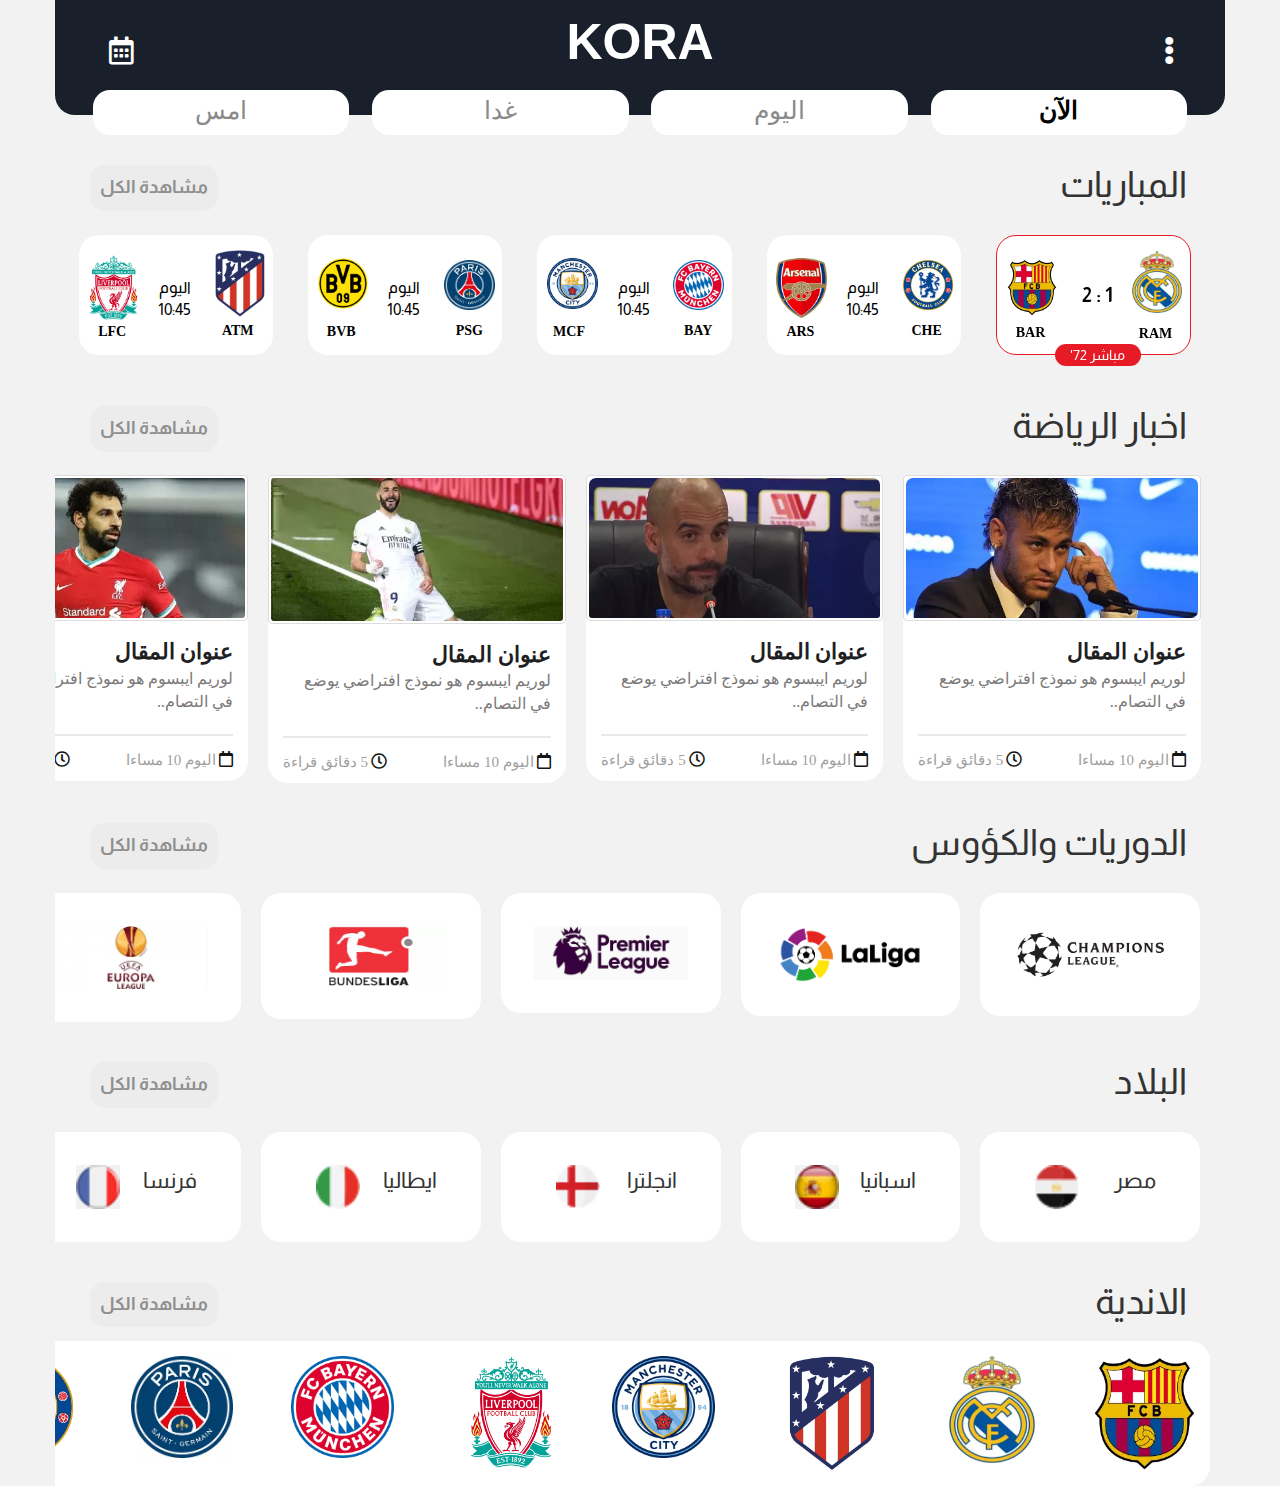
<file: index.html>
<!DOCTYPE html>
<html lang="ar" dir="ltr">
    <head>
        <meta charset="utf-8">
        <meta name="viewport" content="width=device-width, initial-scale=1.0">
        <title>Kora page</title>
        <link rel="stylesheet" href="css/all.min.css">
        <link rel="stylesheet" href="https://fonts.googleapis.com/css2?family=Almarai&display=swap">
        <link rel="stylesheet" href="https://fonts.googleapis.com/css2?family=Almarai:wght@400;700&display=swap">
        <link rel="stylesheet" href="css/bootstrap-rtl.min.css">
        <link rel="stylesheet" href="https://cdnjs.cloudflare.com/ajax/libs/OwlCarousel2/2.3.4/assets/owl.carousel.min.css">
        <link rel="stylesheet" href="css/bootstrap.css">
        <link rel="stylesheet" href="css/home.css?v=6">
        <link rel="icon" href="https://kora.com/templates/user/default/images/AppStoreIcon.ico">
    </head>
    <body>
        <!-- start header -->
        <section class="header">
            <div class="container special-container">
                    <h1 class="text-center">KORA</h1>
                    <div class="icon-left">
                        <i class="far fa-calendar-alt fa-2x fa-fw"></i>
                    </div>
                    <div class="icon-right">
                        <i class="fas fa-ellipsis-v fa-2x fa-fw"></i>
                    </div>
                    <div class="boxs">
                        <div class="box col-xs-3"> امس</div>
                        <div class="box col-xs-3">غدا</div>
                        <div class="box col-xs-3">اليوم</div>
                        <div class="box col-xs-3"><span class="active">الآن</span></div>
                    </div>
                    <div class="clearfix"></div>
            </div>
        </section>
        <!-- end header -->

        <!-- start section matches -->
        <section class="matches">
            <div class="container">
                <div class="row">
                    <div class="head head-special">
                        <h2> المباريات </h2>
                        <button>مشاهدة الكل</button>
                    </div>

                    <div class="slider owl-carousel">
                        <a href="html/Running-match.html">
                            <div class="main">
                                <div class="card card-height card-border">
                                    <div class="cont-img img-right img-rma">
                                        <img src="img/clubs/Real_Madrid.webp" alt="RAM">
                                    </div>
                                    <div class="abb abb-ram">RAM</div>
                                    
                                    <div class="spacial-one">1 : 2</div>
                                    <div class="cont-img img-left img-bar">
                                        <img src="img/clubs/Barca.webp" alt="BAR">
                                    </div>
                                    <div class="abb abb-bar">BAR</div>
                                </div>
                                <div class="live"> مباشر 72'</div>
                            </div>
                        </a>

                        <a href="html/Running-match.html">
                            <div class="main">
                                <div class="card card-height">
                                    <div class="cont-img img-right img-che">
                                        <img src="img/clubs/Chelsea.webp" alt="CHE">
                                    </div>
                                    <div class="abb abb-che">CHE</div>
                                    
                                    <div class="spacial-two"> اليوم <br> 10:45 </div>
                                    <div class="cont-img img-left img-arc">
                                        <img src="img/clubs/Arsenal.webp" alt="ARS">
                                    </div>
                                    <div class="abb abb-arc">ARS</div>
                                </div>
                            </div>
                        </a>

                        <a href="html/Running-match.html">
                            <div class="main">
                                <div class="card card-height">
                                    <div class="cont-img img-right img-che">
                                        <img src="img/clubs/Bayern.webp" alt="BAY">
                                    </div>
                                    <div class="abb abb-che">BAY</div>
                                    
                                    <div class="spacial-two"> اليوم <br> 10:45 </div>
                                    <div class="cont-img img-left img-arc">
                                        <img src="img/clubs/Manchester_City.webp" alt="MCF">
                                    </div>
                                    <div class="abb abb-arc">MCF</div>
                                </div>
                            </div>
                        </a>
                        
                        <a href="html/Running-match.html">
                            <div class="main">
                                <div class="card card-height">
                                    <div class="cont-img img-right img-che">
                                        <img src="img/clubs/Paris_san.webp" alt="PSG">
                                    </div>
                                    <div class="abb abb-che">PSG</div>
                                    
                                    <div class="spacial-two"> اليوم <br> 10:45 </div>
                                    <div class="cont-img img-left img-arc">
                                        <img src="img/clubs/Borussia_Dortmund.webp" alt="BVB">
                                    </div>
                                    <div class="abb abb-arc">BVB</div>
                                </div>
                            </div>
                        </a>
                        
                        <a href="html/Running-match.html">
                            <div class="main">
                                <div class="card card-height">
                                    <div class="cont-img img-right img-atm">
                                        <img src="img/clubs/Atletico_Madrid.webp" alt="ATM">
                                    </div>
                                    <div class="abb abb-che">ATM</div>
                                    
                                    <div class="spacial-two"> اليوم <br> 10:45 </div>
                                    <div class="cont-img img-left">
                                        <img src="img/clubs/Liverpool.webp" alt="LFC">
                                    </div>
                                    <div class="abb abb-arc">LFC</div>
                                </div>
                            </div>
                        </a>
                        
                    </div>
                </div>
            </div>
        </section>
        <!-- End section matches -->

        <!-- start section article -->
        <section class="article">
            <div class="container">
                <div class="row">
                    <div class="head">
                        <h2> اخبار الرياضة </h2>
                        <button>مشاهدة الكل</button>
                    </div>

                    <div class="slider1 owl-carousel">
                        <a href="html/news.html">
                            <div class="card ">
                                <div class="img thumbnail">
                                    <img src="img/news/new1.webp" alt="img1">
                                </div>
                                <div class="content">
                                    <div class="title">عنوان المقال</div>
                                    <p>لوريم ايبسوم هو نموذج افتراضي يوضع في التصام..</p>
                                    <hr>
                                    <div class="btnone">
                                        <i class="far fa-calendar"></i>
                                        <span> اليوم 10 مساءا </span>
                                    </div>
                                    <div class="btntwo">
                                        <i class="far fa-clock"></i>
                                        <span>  5 دقائق قراءة</span>
                                    </div>
                                </div>
                            </div>
                        </a>
                        
                        <a href="html/news.html">
                            <div class="card ">
                                <div class="img thumbnail">
                                    <img src="img/news/new2.webp" alt="img2">
                                </div>
                                <div class="content">
                                    <div class="title">عنوان المقال</div>
                                    <p>لوريم ايبسوم هو نموذج افتراضي يوضع في التصام..</p>
                                    <hr>
                                    <div class="btnone">
                                        <i class="far fa-calendar"></i>
                                        <span> اليوم 10 مساءا </span>
                                    </div>
                                    <div class="btntwo">
                                        <i class="far fa-clock"></i>
                                        <span>  5 دقائق قراءة</span>
                                    </div>
                                </div>
                            </div>
                        </a>

                        <a href="html/news.html">
                            <div class="card ">
                                <div class="img thumbnail">
                                    <img src="img/news/new3.webp" alt="img1">
                                </div>
                                <div class="content">
                                    <div class="title">عنوان المقال</div>
                                    <p>لوريم ايبسوم هو نموذج افتراضي يوضع في التصام..</p>
                                    <hr>
                                    <div class="btnone">
                                        <i class="far fa-calendar"></i>
                                        <span> اليوم 10 مساءا </span>
                                    </div>
                                    <div class="btntwo">
                                        <i class="far fa-clock"></i>
                                        <span>  5 دقائق قراءة</span>
                                    </div>
                                </div>
                            </div>
                        </a>

                        <a href="html/news.html">
                            <div class="card ">
                                <div class="img thumbnail">
                                    <img src="img/news/new4.webp" alt="img2">
                                </div>
                                <div class="content">
                                    <div class="title">عنوان المقال</div>
                                    <p>لوريم ايبسوم هو نموذج افتراضي يوضع في التصام..</p>
                                    <hr>
                                    <div class="btnone">
                                        <i class="far fa-calendar"></i>
                                        <span> اليوم 10 مساءا </span>
                                    </div>
                                    <div class="btntwo">
                                        <i class="far fa-clock"></i>
                                        <span>  5 دقائق قراءة</span>
                                    </div>
                                </div>
                            </div>
                        </a>

                        <a href="html/news.html">
                            <div class="card ">
                                <div class="img thumbnail">
                                    <img src="img/news/new1.webp" alt="img1">
                                </div>
                                <div class="content">
                                    <div class="title">عنوان المقال</div>
                                    <p>لوريم ايبسوم هو نموذج افتراضي يوضع في التصام..</p>
                                    <hr>
                                    <div class="btnone">
                                        <i class="far fa-calendar"></i>
                                        <span> اليوم 10 مساءا </span>
                                    </div>
                                    <div class="btntwo">
                                        <i class="far fa-clock"></i>
                                        <span>  5 دقائق قراءة</span>
                                    </div>
                                </div>
                            </div>
                        </a>

                    </div>
                </div>
            </div>
        </section>
        <!-- End section artical -->

        <!-- Start section league -->
        <section class="league">
            <div class="container">
                <div class="row">
                    <div class="head">
                        <h2> الدوريات والكؤوس </h2>
                        <button>مشاهدة الكل</button>
                    </div>

                    <div class="slider2 owl-carousel">
                        <div class="card ">
                            <div class="img img-format">
                                <img src="img/championship/Champios.webp" alt="Champios legague">
                            </div>
                        </div>

                        <div class="card ">
                            <div class="img img-format">
                                <img src="img/championship/laliga.webp" alt="laliga">
                            </div>
                        </div>

                        <div class="card ">
                            <div class="img img-format">
                                <img src="img/championship/primer.webp" alt="primer league">
                            </div>
                        </div>

                        <div class="card ">
                            <div class="img img-format">
                                <img src="img/championship/Boundes.webp" alt="Boundes liga">
                            </div>
                        </div>

                        <div class="card ">
                            <div class="img img-format">
                                <img src="img/championship/europa.webp" alt="europa legague">
                            </div>
                        </div>

                    </div>
                </div>
            </div>
        </section>
        <!-- End section league -->

        <!-- start section countries -->
        <section class="countries">
            <div class="container">
                <div class="row">
                    <div class="head">
                        <h2>  البلاد </h2>
                        <button>مشاهدة الكل</button>
                    </div>
                    <div class="slider3 owl-carousel">
                        <div class="card">
                            <div class="img">
                                <span>مصر</span>
                                <img src="img/countries/egypt.png" alt="flag of egypt">
                            </div>
                        </div>
                        <div class="card">
                            <div class="img">
                                <span>اسبانيا</span>
                                <img src="img/countries/spanish.png" alt="flag of spanish">
                            </div>
                        </div>
                        <div class="card">
                            <div class="img">
                                <span>انجلترا</span>
                                <img src="img/countries/england.png" alt="flag of england">
                            </div>
                        </div>
                        <div class="card">
                            <div class="img">
                                <span>ايطاليا</span>
                                <img src="img/countries/italy.png" alt="flag of Italy">
                            </div>
                        </div>
                        <div class="card">
                            <div class="img">
                                <span>فرنسا</span>
                                <img src="img/countries/france.png" alt="flag of France">
                            </div>
                        </div>

                    </div>
                </div>
            </div>
        </section>
        <!-- End section countries -->

        <!-- start section clubs -->
        <section class="countries">
            <div class="container">
                <div class="row">
                    <div class="head">
                        <h2>  الاندية </h2>
                        <button>مشاهدة الكل</button>
                    </div>

                    <div class="slider4 owl-carousel">
                        <a href="html/club.html">
                            <div class="card">
                                <div class="img">
                                    <img src="img/clubs/Barca.webp" alt="Barca_logo">
                                </div>
                            </div>
                        </a>
                        
                        <a href="html/club.html">
                            <div class="card">
                                <div class="img reset-image">
                                    <img src="img/clubs/Real_Madrid.webp" alt="Real_Madrid_logo">
                                </div>
                            </div>
                        </a>

                        <a href="html/club.html">
                            <div class="card">
                                <div class="img reset-image">
                                    <img src="img/clubs/Atletico_Madrid.webp" alt="Atletico_Madrid_logo">
                                </div>
                            </div>
                        </a>
                        
                        <a href="html/club.html">
                            <div class="card">
                                <div class="img">
                                    <img src="img/clubs/Manchester_City.webp" alt="Manchester_City_logo">
                                </div>
                            </div>
                        </a>

                        <a href="html/club.html">
                            <div class="card">
                                <div class="img reset-image">
                                    <img src="img/clubs/Liverpool.webp" alt="Liverpool_logo">
                                </div>
                            </div>
                        </a>

                        <a href="html/club.html">
                            <div class="card">
                                <div class="img">
                                    <img src="img/clubs/Bayern.webp" alt="Bayern_logo">
                                </div>
                            </div>
                        </a>

                        <a href="html/club.html">
                            <div class="card">
                                <div class="img">
                                    <img src="img/clubs/Paris_san.webp" alt="Paris_san_logo">
                                </div>
                            </div>
                        </a>

                        <a href="html/club.html">
                            <div class="card">
                                <div class="img">
                                    <img src="img/clubs/Chelsea.webp" alt="Chelsea_logo">
                                </div>
                            </div>
                        </a>

                        <a href="html/club.html">
                            <div class="card">
                                <div class="img">
                                    <img src="img/clubs/Borussia_Dortmund.webp" alt="Borussia_Dortmund_logo">
                                </div>
                            </div>
                        </a>

                    </div>
                </div>
            </div>
        </section>
        <!-- End section clubs -->

        <script src="https://code.jquery.com/jquery-3.5.1.js"></script>
        <script src="https://cdnjs.cloudflare.com/ajax/libs/OwlCarousel2/2.3.4/owl.carousel.min.js"></script>
        <script src="js/bootstrap.min.js"></script>
        <script>
            
        $(".slider").owlCarousel({
        loop: true,
        rtl: true,
        // items: 1.4,
        nav:false,
        responsiveClass: true,
            responsive: {
                0: {
                    items: 1.85 ,
                    margin:10
                },
                200: {
                    items: 1.0 ,
                    margin:10
                },
                280: {
                    items: 1.13 ,
                    margin:5
                },
                300: {
                    items: 1.3 ,
                    margin:16
                },
                320: {
                    items: 1.25 ,
                    margin:16
                },
                360: {
                    items: 1.4 ,
                    margin:16
                },
                375: {
                    items: 1.464 ,
                    margin:16
                },
                400: {
                    items: 1.6 ,
                    margin:16
                },
                470: {
                    items: 1.8 ,
                    margin:16
                },
                500: {
                    items: 2.1 ,
                    margin:10
                },
                540: {
                    items: 2.15 ,
                    margin:10
                },
                600: {
                    items: 2.35 ,
                    margin:10
                },
                630: {
                    items: 2.35 ,
                    margin:10
                },
                656: {
                    items: 2.5 ,
                    margin:10
                },
                700: {
                    items: 2.7 ,
                    margin:10
                },
                730: {
                    items: 2.9 ,
                    margin:10
                },
                760: {
                    items: 3.1 ,
                    margin:10
                },
                1000: {
                    items:4.2,
                    margin:15
                },
                1200: {
                    items:5.1,
                    margin:15
                },
                1500: {
                    items:5.15,
                    margin:15
                }
            }
        });

        $(".slider1").owlCarousel({
        loop: true,
        rtl: true,
        nav:false,
        responsiveClass: true,
            responsive: {
                0: {
                    items: 1.4 ,
                    margin:15
                },
                600: {
                    items: 2.2 ,
                    margin:20
                },
                1000: {
                    items: 3.7 ,
                    margin:20
                }
            }
        });

        $(".slider2").owlCarousel({
        loop: true,
        rtl: true,
        nav:false,
        responsiveClass: true,
            responsive: {
                0: {
                    items: 2.2,
                    margin:15
                },
                200: {
                    items: 2.2,
                    margin:10
                },
                600: {
                    items: 4.9,
                    margin:20
                },
                1000: {
                    items: 4.9,
                    margin:20
                }
            }
        });

        $(".slider3").owlCarousel({
        loop: true,
        rtl: true,
        nav:false,
        responsiveClass: true,
            responsive: {
                0: {
                    items: 3.5,
                    margin:15
                },
                200: {
                    items: 2.5,
                    margin:10
                },
                300: {
                    items: 3.5,
                    margin:10
                },
                500: {
                    items: 4.5,
                    margin:15
                },
                600: {
                    items: 4.9,
                    margin:20
                },
                700: {
                    items: 4.5,
                    margin:10
                },
                1000: {
                    items: 4.9,
                    margin:20
                }
            }
        });

        $(".slider4").owlCarousel({
        loop: true,
        rtl: true,
        nav:false,
        responsiveClass: true,
            responsive: {
                0: {
                    items: 6.4,
                    // margin:5
                },
                600: {
                    items: 7.2,
                },
                1000: {
                    items: 7.2,
                }
            }
        });
        </script>
    </body>
</html>
</file>
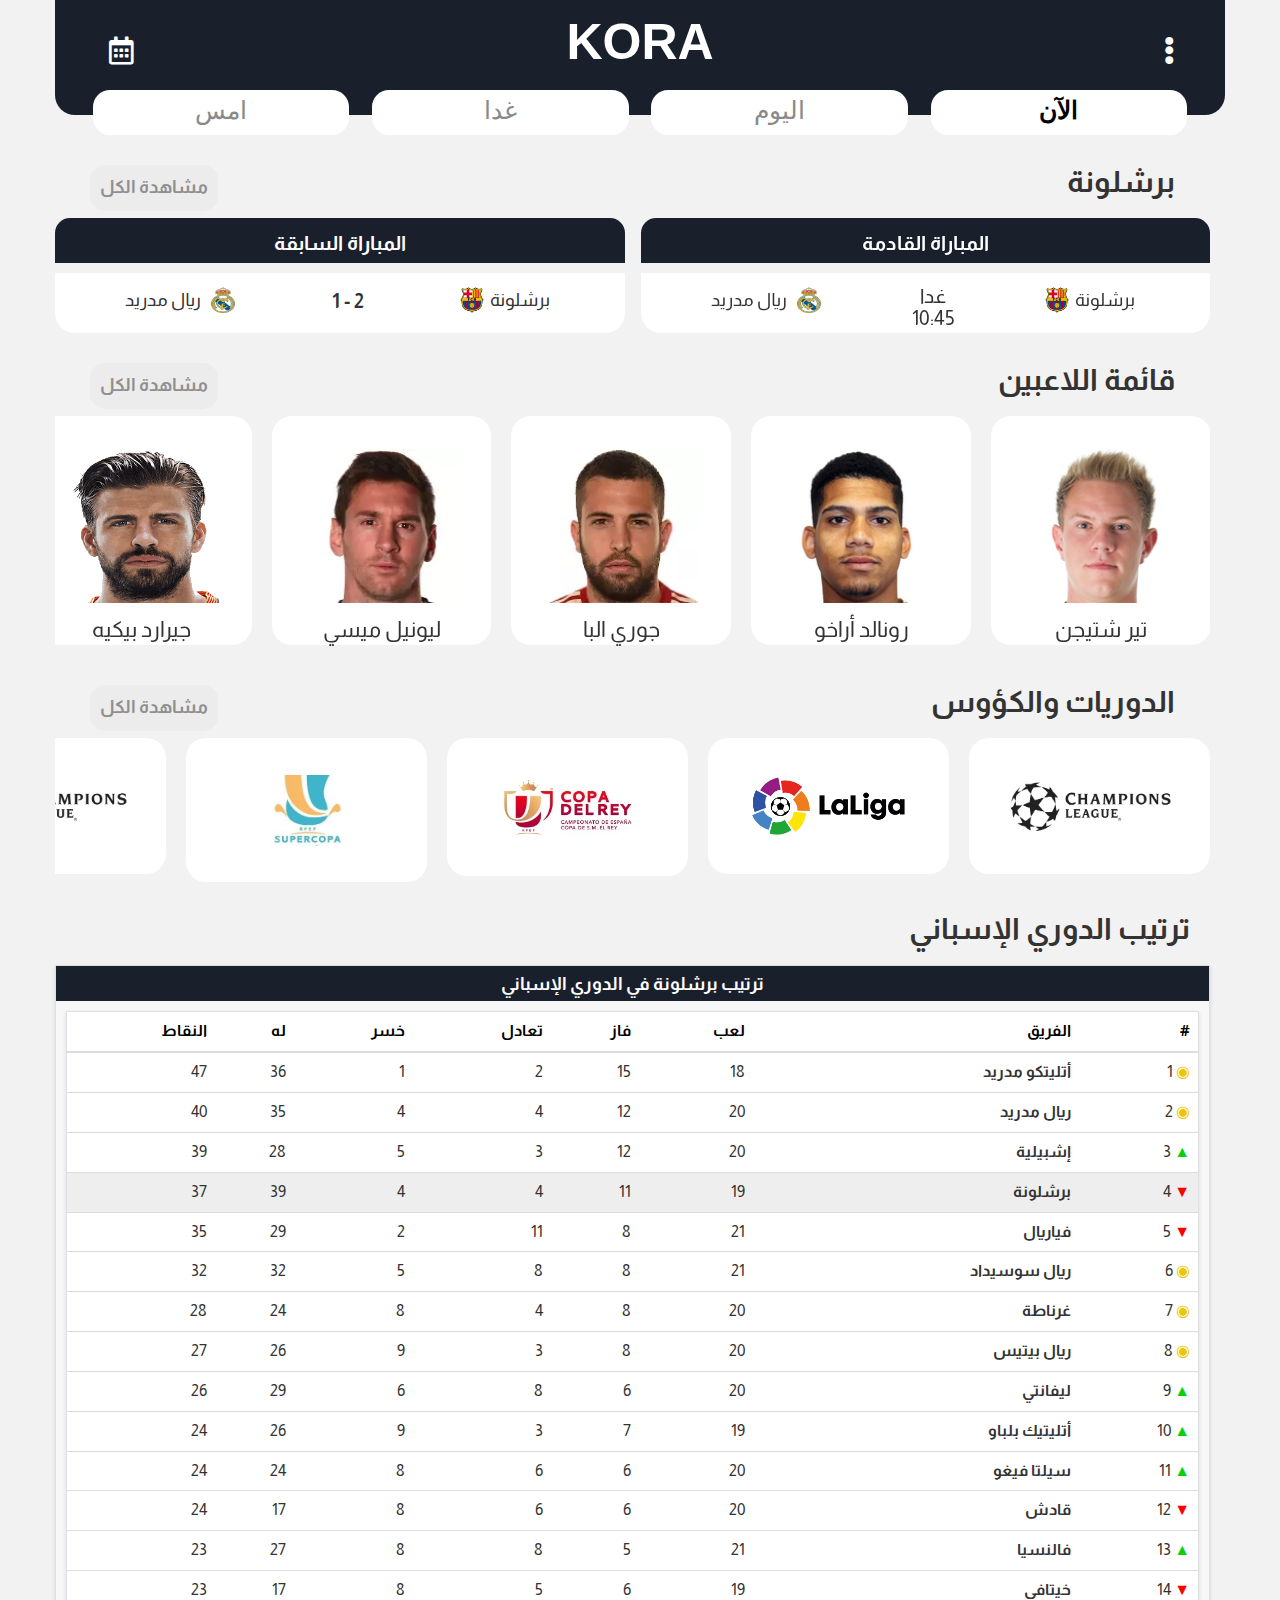
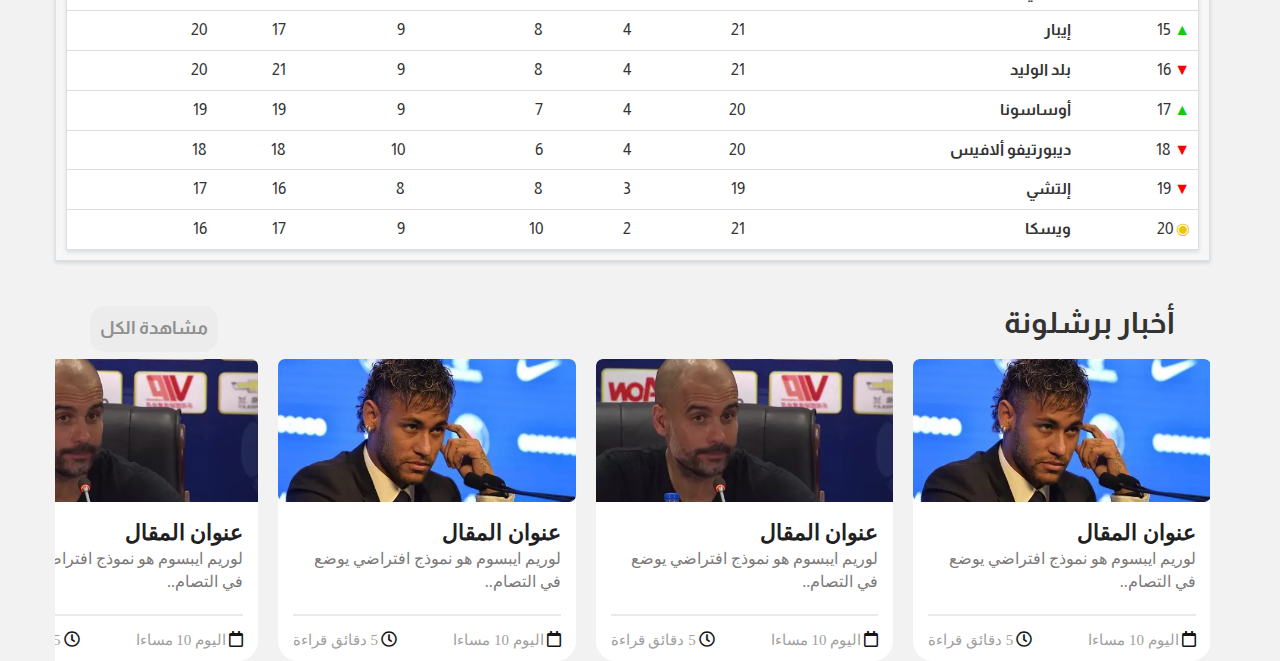
<file: club.html>
<!DOCTYPE html>
<html lang="ar" dir="rtl">
    <head>
        <meta charset="utf-8">
        <meta name="viewport" content="width=device-width, initial-scale=1.0">
        <title>Koora page</title>
        <link rel="stylesheet" href="css/all.min.css">
        <link rel="stylesheet" href="https://fonts.googleapis.com/css2?family=Almarai&display=swap">
        <link rel="stylesheet" href="https://fonts.googleapis.com/css2?family=Almarai:wght@400;700&display=swap">
        <link rel="stylesheet" href="css/bootstrap-rtl.min.css">
        <link rel="stylesheet" href="https://cdnjs.cloudflare.com/ajax/libs/OwlCarousel2/2.3.4/assets/owl.carousel.min.css">
        <link rel="stylesheet" href="css/bootstrap.css">
        <link rel="stylesheet" href="css/club.css">
    </head>
    <body>
        <!-- start header -->
        <section class="header">
            <div class="container special-container">
                    <h1 class="text-center">KORA</h1>
                    <div class="icon-left">
                        <i class="far fa-calendar-alt fa-2x fa-fw"></i>
                    </div>
                    <div class="icon-right">
                        <i class="fas fa-ellipsis-v fa-2x fa-fw"></i>
                    </div>
                    <div class="boxs">
                        <div class="box col-xs-3"> امس</div>
                        <div class="box col-xs-3">غدا</div>
                        <div class="box col-xs-3">اليوم</div>
                        <div class="box col-xs-3"><span class="active">الآن</span></div>
                    </div>
                    <div class="clearfix"></div>
            </div>
        </section>
        <!-- end header -->

        <!-- start section matches -->
        <section class="matches">
            <div class="container">
                <div class="row spacial-row">

                    <div class="head head-special">
                        <h2> برشلونة </h2>
                        <button>مشاهدة الكل</button>
                    </div>

                    <div class="slider owl-carousel">
                        <div class="main">
                            <div class="card">
                                <div class="box-title">
                                    المباراة القادمة
                                </div>

                                <div class="box-separator"></div>

                                <div class="match-container">
                                    <div class="club-right">
                                        <span class="spacial-span">برشلونة</span>
                                        <img src="img/clubs/Barca.webp" alt="Barca_logo">
                                    </div>
                                    
                                    <div class="time-match">غدا <br> 10:45</div>

                                    <div class="club-left">
                                        <img src="img/clubs/Real_Madrid.webp" alt="Real_Madrid_logo">
                                        <span class="spacial-span marginr">ريال مدريد</span>
                                    </div>
                                </div>
                            </div>
                        </div>

                        <div class="main">
                            <div class="card">
                                <div class="box-title">
                                    المباراة السابقة
                                </div>

                                <div class="box-separator"></div>

                                <div  class="match-container">
                                    <div class="club-right">
                                        <span  class="spacial-span">برشلونة</span>
                                        <img src="img/clubs/Barca.webp" alt="Barca_logo">
                                    </div>
                                    
                                    <div class="score-match"> 2 - 1 </div>

                                    <div class="club-left">
                                        <img src="img/clubs/Real_Madrid.webp" alt="Real_Madrid_logo">
                                        <span class="spacial-span marginr">ريال مدريد</span>
                                    </div>
                                </div>
                            </div>
                        </div>
                    </div>
                    
                </div>
            </div>
        </section>
        <!-- End section matches -->

        <!-- Start section players -->
        <section class="players">
            <div class="container">
                <div class="row">
                    <div class="head">
                        <h2> قائمة اللاعبين </h2>
                        <button>مشاهدة الكل</button>
                    </div>

                    <div class="slider1 owl-carousel">
                        <div class="card">
                            <div class="img">
                                <img src="img/players/Barca/01.webp" alt="تير شتيجن">
                                <div>تير شتيجن</div>
                            </div>
                        </div>

                        <div class="card">
                            <div class="img">
                                <img src="img/players/Barca/02.webp" alt="رونالد أراخو">
                                <div>رونالد أراخو</div>
                            </div>
                        </div>

                        <div class="card">
                            <div class="img">
                                <img src="img/players/Barca/03.webp" alt="جوري البا">
                                <div>جوري البا</div>
                            </div>
                        </div>

                        <div class="card">
                            <div class="img">
                                <img src="img/players/Barca/04.webp" alt="ليونيل ميسي">
                                <div>ليونيل ميسي</div>
                            </div>
                        </div>

                        <div class="card">
                            <div class="img">
                                <img src="img/players/Barca/05.webp" alt="جيرارد بيكيه">
                                <div>جيرارد بيكيه</div>
                            </div>
                        </div>

                        <div class="card">
                            <div class="img">
                                <img src="img/players/Barca/06.webp" alt="سيرجينو دست">
                                <div>سيرجينو دست</div>
                            </div>
                        </div>

                        <div class="card">
                            <div class="img">
                                <img src="img/players/Barca/07.webp" alt="فرينكي دي يونغ">
                                <div>فرينكي دي يونغ</div>
                            </div>
                        </div>

                        <div class="card">
                            <div class="img">
                                <img src="img/players/Barca/08.webp" alt="سيرجيو بوسكيتش">
                                <div>سيرجيو بوسكيتش</div>
                            </div>
                        </div>

                        <div class="card">
                            <div class="img">
                                <img src="img/players/Barca/09.webp" alt="أنسو فاتي">
                                <div>أنسو فاتي</div>
                            </div>
                        </div>

                        <div class="card">
                            <div class="img">
                                <img src="img/players/Barca/10.webp" alt="انطوان جريزمان">
                                <div>انطوان جريزمان</div>
                            </div>
                        </div>

                        <div class="card">
                            <div class="img">
                                <img src="img/players/Barca/11.webp" alt="عثمان ديمبلي">
                                <div>عثمان ديمبلي</div>
                            </div>
                        </div>

                        <div class="card">
                            <div class="img">
                                <img src="img/players/Barca/12.webp" alt="اوسكار مينجوزا">
                                <div>اوسكار مينجوزا</div>
                            </div>
                        </div>

                        <div class="card">
                            <div class="img">
                                <img src="img/players/Barca/13.webp" alt="ميرالم بيانيتش">
                                <div>ميرالم بيانيتش</div>
                            </div>
                        </div>

                        <div class="card">
                            <div class="img">
                                <img src="img/players/Barca/14.webp" alt="فيليب كوتينيو">
                                <div>فيليب كوتينيو</div>
                            </div>
                        </div>

                        <div class="card">
                            <div class="img">
                                <img src="img/players/Barca/15.webp" alt="صامويل أومتيتي">
                                <div>صامويل أومتيتي</div>
                            </div>
                        </div>
                        
                    </div>
                </div>
            </div>
        </section>

        <!-- End section players -->
        <!-- Start section league -->
        <section class="league">
            <div class="container">
                <div class="row">
                    <div class="head">
                        <h2> الدوريات والكؤوس </h2>
                        <button>مشاهدة الكل</button>
                    </div>

                    <div class="slider3 owl-carousel">
                        <div class="card">
                            <div class="img img-format">
                                <img src="img/championship/Champios.webp" alt="Champios legague" >
                            </div>
                        </div>
                        <div class="card">
                            <div class="img img-format">
                                <img src="img/championship/laliga.webp" alt="laliga" >
                            </div>
                        </div>
                        <div class="card">
                            <div class="img img-format">
                                <img src="img/championship/Copa_del_Rey.webp" alt="Copa_del_Rey" >
                            </div>
                        </div>
                        <div class="card">
                            <div class="img img-format">
                                <img src="img/championship/Super_copa.webp" alt="Super_copa" >
                            </div>
                        </div>
                        <!-- <div class="card">
                            <div class="img img-format">
                                <img src="img/home/01.png" alt="Champios legague" >
                            </div>
                        </div> -->

                    </div>
                </div>
            </div>
        </section>
        <!-- End section league -->

        <!-- start section order -->
        <section class="order">
            <div class="container">
                <div class="row row-privet">
                    <div class="head">
                        <h2 class="spical-h"> ترتيب الدوري الإسباني  </h2>
                    </div>
                    
                    <div class="col-md-12 order-padding">
                        <div class="widget">
                            <div class="widget_title">
                                ترتيب برشلونة في الدوري الإسباني
                            </div>

                            <div class="table_data">
                                <table class="table table_stading">

                                    <thead>
                                        <tr class="name">
                                            <th>#</th>
                                            <th>الفريق</th>
                                            <th>لعب</th>
                                            <th>فاز</th>
                                            <th>تعادل</th>
                                            <th>خسر</th>
                                            <th>له</th>
                                            <th>النقاط</th>
                                        </tr>
                                    </thead>

                                    <tbody>
                                        <tr>
                                            <td>
                                                <span class="orange">◉</span>
                                                1
                                            </td>
                                            <td>
                                                <span class="name"> أتليتكو مدريد </span>
                                            </td>
                                            <td>18</td>
                                            <td>15</td>
                                            <td>2</td>
                                            <td>1</td>
                                            <td>36</td>
                                            <td>47</td>
                                        </tr>
                                        <tr>
                                            <td>
                                                <span class="orange">◉</span>
                                                2
                                            </td>
                                            <td>
                                                <span class="name"> ريال مدريد </span>
                                            </td>
                                            <td>20</td>
                                            <td>12</td>
                                            <td>4</td>
                                            <td>4</td>
                                            <td>35</td>
                                            <td>40</td>
                                        </tr>
                                        <tr>
                                            <td>
                                                <span class="green">▲</span>
                                                3
                                            </td>
                                            <td>
                                                <span class="name">إشبيلية</span>
                                            </td>
                                            <td>20</td>
                                            <td>12</td>
                                            <td>3</td>
                                            <td>5</td>
                                            <td>28</td>
                                            <td>39</td>
                                        </tr>
                                        <tr class="unique">
                                            <td>
                                                <span class="red">▼</span>
                                                4
                                            </td>
                                            <td>
                                                <span class="name">برشلونة</span>
                                            </td>
                                            <td>19</td>
                                            <td>11</td>
                                            <td>4</td>
                                            <td>4</td>
                                            <td>39</td>
                                            <td>37</td>
                                        </tr>
                                        <tr>
                                            <td>
                                                <span class="red">▼</span>
                                                5
                                            </td>
                                            <td>
                                                <span class="name">فياريال</span>
                                            </td>
                                            <td>21</td>
                                            <td>8</td>
                                            <td>11</td>
                                            <td>2</td>
                                            <td>29</td>
                                            <td>35</td>
                                        </tr>

                                        <tr>
                                            <td>
                                                <span class="orange">◉</span>
                                                6
                                            </td>
                                            <td>
                                                <span class="name">ريال سوسيداد</span>
                                            </td>
                                            <td>21</td>
                                            <td>8</td>
                                            <td>8</td>
                                            <td>5</td>
                                            <td>32</td>
                                            <td>32</td>
                                        </tr>

                                        <tr>
                                            <td>
                                                <span class="orange">◉</span>
                                                7
                                            </td>
                                            <td>
                                                <span class="name">غرناطة</span>
                                            </td>
                                            <td>20</td>
                                            <td>8</td>
                                            <td>4</td>
                                            <td>8</td>
                                            <td>24</td>
                                            <td>28</td>
                                        </tr>
                                        <tr>
                                            <td>
                                                <span class="orange">◉</span>
                                                8
                                            </td>
                                            <td>
                                                <span class="name">ريال بيتيس</span>
                                            </td>
                                            <td>20</td>
                                            <td>8</td>
                                            <td>3</td>
                                            <td>9</td>
                                            <td>26</td>
                                            <td>27</td>
                                        </tr>
                                        <tr>
                                            <td>
                                                <span class="green">▲</span>
                                                9
                                            </td>
                                            <td>
                                                <span class="name"> ليفانتي</span>
                                            </td>
                                            <td>20</td>
                                            <td>6</td>
                                            <td>8</td>
                                            <td>6</td>
                                            <td>29</td>
                                            <td>26</td>
                                        </tr>
                                        <tr>
                                            <td>
                                                <span class="green">▲</span>
                                                10
                                            </td>
                                            <td>
                                                <span class="name"> أتليتيك بلباو </span>
                                            </td>
                                            <td>19</td>
                                            <td>7</td>
                                            <td>3</td>
                                            <td>9</td>
                                            <td>26</td>
                                            <td>24</td>
                                        </tr>
                                        <tr>
                                            <td>
                                                <span class="green">▲</span>
                                                11
                                            </td>
                                            <td>
                                                <span class="name">سيلتا فيغو</span>
                                            </td>
                                            <td>20</td>
                                            <td>6</td>
                                            <td>6</td>
                                            <td>8</td>
                                            <td>24</td>
                                            <td>24</td>
                                        </tr>
                                        <tr>
                                            <td>
                                                <span class="red">▼</span>
                                                12
                                            </td>
                                            <td>
                                                <span class="name">قادش</span>
                                            </td>
                                            <td>20</td>
                                            <td>6</td>
                                            <td>6</td>
                                            <td>8</td>
                                            <td>17</td>
                                            <td>24</td>
                                        </tr>
                                        <tr>
                                            <td>
                                                <span class="green">▲</span>
                                                13
                                            </td>
                                            <td>
                                                <span class="name">فالنسيا</span>
                                            </td>
                                            <td>21</td>
                                            <td>5</td>
                                            <td>8</td>
                                            <td>8</td>
                                            <td>27</td>
                                            <td>23</td>
                                        </tr>
                                        <tr>
                                            <td>
                                                <span class="red">▼</span>
                                                14
                                            </td>
                                            <td>
                                                <span class="name">خيتافي</span>
                                            </td>
                                            <td>19</td>
                                            <td>6</td>
                                            <td>5</td>
                                            <td>8</td>
                                            <td>17</td>
                                            <td>23</td>
                                        </tr>
                                        <tr>
                                            <td>
                                                <span class="green">▲</span>
                                                15
                                            </td>
                                            <td>
                                                <span class="name">إيبار</span>
                                            </td>
                                            <td>21</td>
                                            <td>4</td>
                                            <td>8</td>
                                            <td>9</td>
                                            <td>17</td>
                                            <td>20</td>
                                        </tr>
                                        <tr>
                                            <td>
                                                <span class="red">▼</span>
                                                16
                                            </td>
                                            <td>
                                                <span class="name">بلد الوليد</span>
                                            </td>
                                            <td>21</td>
                                            <td>4</td>
                                            <td>8</td>
                                            <td>9</td>
                                            <td>21</td>
                                            <td>20</td>
                                        </tr>
                                        <tr>
                                            <td>
                                                <span class="green">▲</span>
                                                17
                                            </td>
                                            <td>
                                                <span class="name">أوساسونا</span>
                                            </td>
                                            <td>20</td>
                                            <td>4</td>
                                            <td>7</td>
                                            <td>9</td>
                                            <td>19</td>
                                            <td>19</td>
                                        </tr>
                                        <tr>
                                            <td>
                                                <span class="red">▼</span>
                                                18
                                            </td>
                                            <td>
                                                <span class="name">ديبورتيفو ألافيس</span>
                                            </td>
                                            <td>20</td>
                                            <td>4</td>
                                            <td>6</td>
                                            <td>10</td>
                                            <td>18</td>
                                            <td>18</td>
                                        </tr>
                                        <tr>
                                            <td>
                                                <span class="red">▼</span>
                                                19
                                            </td>
                                            <td>
                                                <span class="name">إلتشي</span>
                                            </td>
                                            <td>19</td>
                                            <td>3</td>
                                            <td>8</td>
                                            <td>8</td>
                                            <td>16</td>
                                            <td>17</td>
                                        </tr>
                                        <tr>
                                            <td>
                                                <span class="orange">◉</span>
                                                20
                                            </td>
                                            <td>
                                                <span class="name">ويسكا</span>
                                            </td>
                                            <td>21</td>
                                            <td>2</td>
                                            <td>10</td>
                                            <td>9</td>
                                            <td>17</td>
                                            <td>16</td>
                                        </tr>
                                    </tbody>
                                </table>
                            </div>
                        </div>
                    </div>
                </div>
            </div>
        </section>
        <!-- End section order -->

        <!-- start section article -->
        <section class="article">
            <div class="container">
                <div class="row">
                    <div class="head">
                        <h2> أخبار برشلونة </h2>
                        <button>مشاهدة الكل</button>
                    </div>

                    <div class="slider2 owl-carousel">
                        <a href="news.html">
                            <div class="card ">
                                <div class="img">
                                    <img src="img/news/new1.webp" alt="img1">
                                </div>
                                <div class="content">
                                    <div class="title">عنوان المقال</div>
                                    <p>لوريم ايبسوم هو نموذج افتراضي يوضع في التصام..</p>
                                    <hr>
                                    <div class="btnone">
                                        <i class="far fa-calendar"></i>
                                        <span> اليوم 10 مساءا </span>
                                    </div>
                                    <div class="btntwo">
                                        <i class="far fa-clock"></i>
                                        <span>  5 دقائق قراءة</span>
                                    </div>
                                </div>
                            </div>
                        </a>
                        
                        <a href="news.html">
                            <div class="card ">
                                <div class="img">
                                    <img src="img/news/new2.webp" alt="img2">
                                </div>
                                <div class="content">
                                    <div class="title">عنوان المقال</div>
                                    <p>لوريم ايبسوم هو نموذج افتراضي يوضع في التصام..</p>
                                    <hr>
                                    <div class="btnone">
                                        <i class="far fa-calendar"></i>
                                        <span> اليوم 10 مساءا </span>
                                    </div>
                                    <div class="btntwo">
                                        <i class="far fa-clock"></i>
                                        <span>  5 دقائق قراءة</span>
                                    </div>
                                </div>
                            </div>
                        </a>

                        <a href="news.html">
                            <div class="card ">
                                <div class="img">
                                    <img src="img/news/new1.webp" alt="img1">
                                </div>
                                <div class="content">
                                    <div class="title">عنوان المقال</div>
                                    <p>لوريم ايبسوم هو نموذج افتراضي يوضع في التصام..</p>
                                    <hr>
                                    <div class="btnone">
                                        <i class="far fa-calendar"></i>
                                        <span> اليوم 10 مساءا </span>
                                    </div>
                                    <div class="btntwo">
                                        <i class="far fa-clock"></i>
                                        <span>  5 دقائق قراءة</span>
                                    </div>
                                </div>
                            </div>
                        </a>

                        <a href="news.html">
                            <div class="card ">
                                <div class="img">
                                    <img src="img/news/new2.webp" alt="img2">
                                </div>
                                <div class="content">
                                    <div class="title">عنوان المقال</div>
                                    <p>لوريم ايبسوم هو نموذج افتراضي يوضع في التصام..</p>
                                    <hr>
                                    <div class="btnone">
                                        <i class="far fa-calendar"></i>
                                        <span> اليوم 10 مساءا </span>
                                    </div>
                                    <div class="btntwo">
                                        <i class="far fa-clock"></i>
                                        <span>  5 دقائق قراءة</span>
                                    </div>
                                </div>
                            </div>
                        </a>

                        <a href="news.html">
                            <div class="card ">
                                <div class="img">
                                    <img src="img/news/new1.webp" alt="img1">
                                </div>
                                <div class="content">
                                    <div class="title">عنوان المقال</div>
                                    <p>لوريم ايبسوم هو نموذج افتراضي يوضع في التصام..</p>
                                    <hr>
                                    <div class="btnone">
                                        <i class="far fa-calendar"></i>
                                        <span> اليوم 10 مساءا </span>
                                    </div>
                                    <div class="btntwo">
                                        <i class="far fa-clock"></i>
                                        <span>  5 دقائق قراءة</span>
                                    </div>
                                </div>
                            </div>
                        </a>

                    </div>
                </div>
            </div>
        </section>
        <!-- End section artical -->

        <script src="https://code.jquery.com/jquery-3.5.1.js"></script>
        <script src="https://cdnjs.cloudflare.com/ajax/libs/OwlCarousel2/2.3.4/owl.carousel.min.js"></script>
        <script src="js/bootstrap.min.js"></script>
        <script>
                        
        $(".slider").owlCarousel({
        loop: false,
        rtl: true,
        responsiveClass: true,
            responsive: {
                0: {
                    items: 1 ,
                    margin:16
                },
                600: {
                    items: 1,
                    margin:16
                },
                1000: {
                    items:2,
                    margin:16
                }
            }
        });

        $(".slider1").owlCarousel({
        loop: true,
        rtl: true,
        responsiveClass: true,
            responsive: {
                0: {
                    items: 3,
                    margin:10
                },
                280: {
                    items: 3,
                    margin:10
                },
                320: {
                    items: 3,
                    margin:10
                },
                321: {
                    items: 4.2,
                    margin:10
                },
                600: {
                    items: 4.9,
                    margin:20
                },
                1000: {
                    items: 4.9,
                    margin:20
                }
            }
        });

        $(".slider2").owlCarousel({
        loop: true,
        rtl: true,
        nav:false,
        responsiveClass: true,
            responsive: {
                0: {
                    items: 1.4 ,
                    margin:15
                },
                600: {
                    items: 2.2 ,
                    margin:20
                },
                1000: {
                    items: 3.7 ,
                    margin:20
                }
            }
        });
        $(".slider3").owlCarousel({
        loop: true,
        rtl: true,
        nav:false,
        responsiveClass: true,
            responsive: {
                0: {
                    items: 2.2,
                    margin:15
                },
                200: {
                    items: 2.2,
                    margin:10
                },
                600: {
                    items: 4.9,
                    margin:20
                },
                1000: {
                    items: 4.5,
                    margin:20
                }
            }
        });

        </script>
    </body>
</html>
</file>
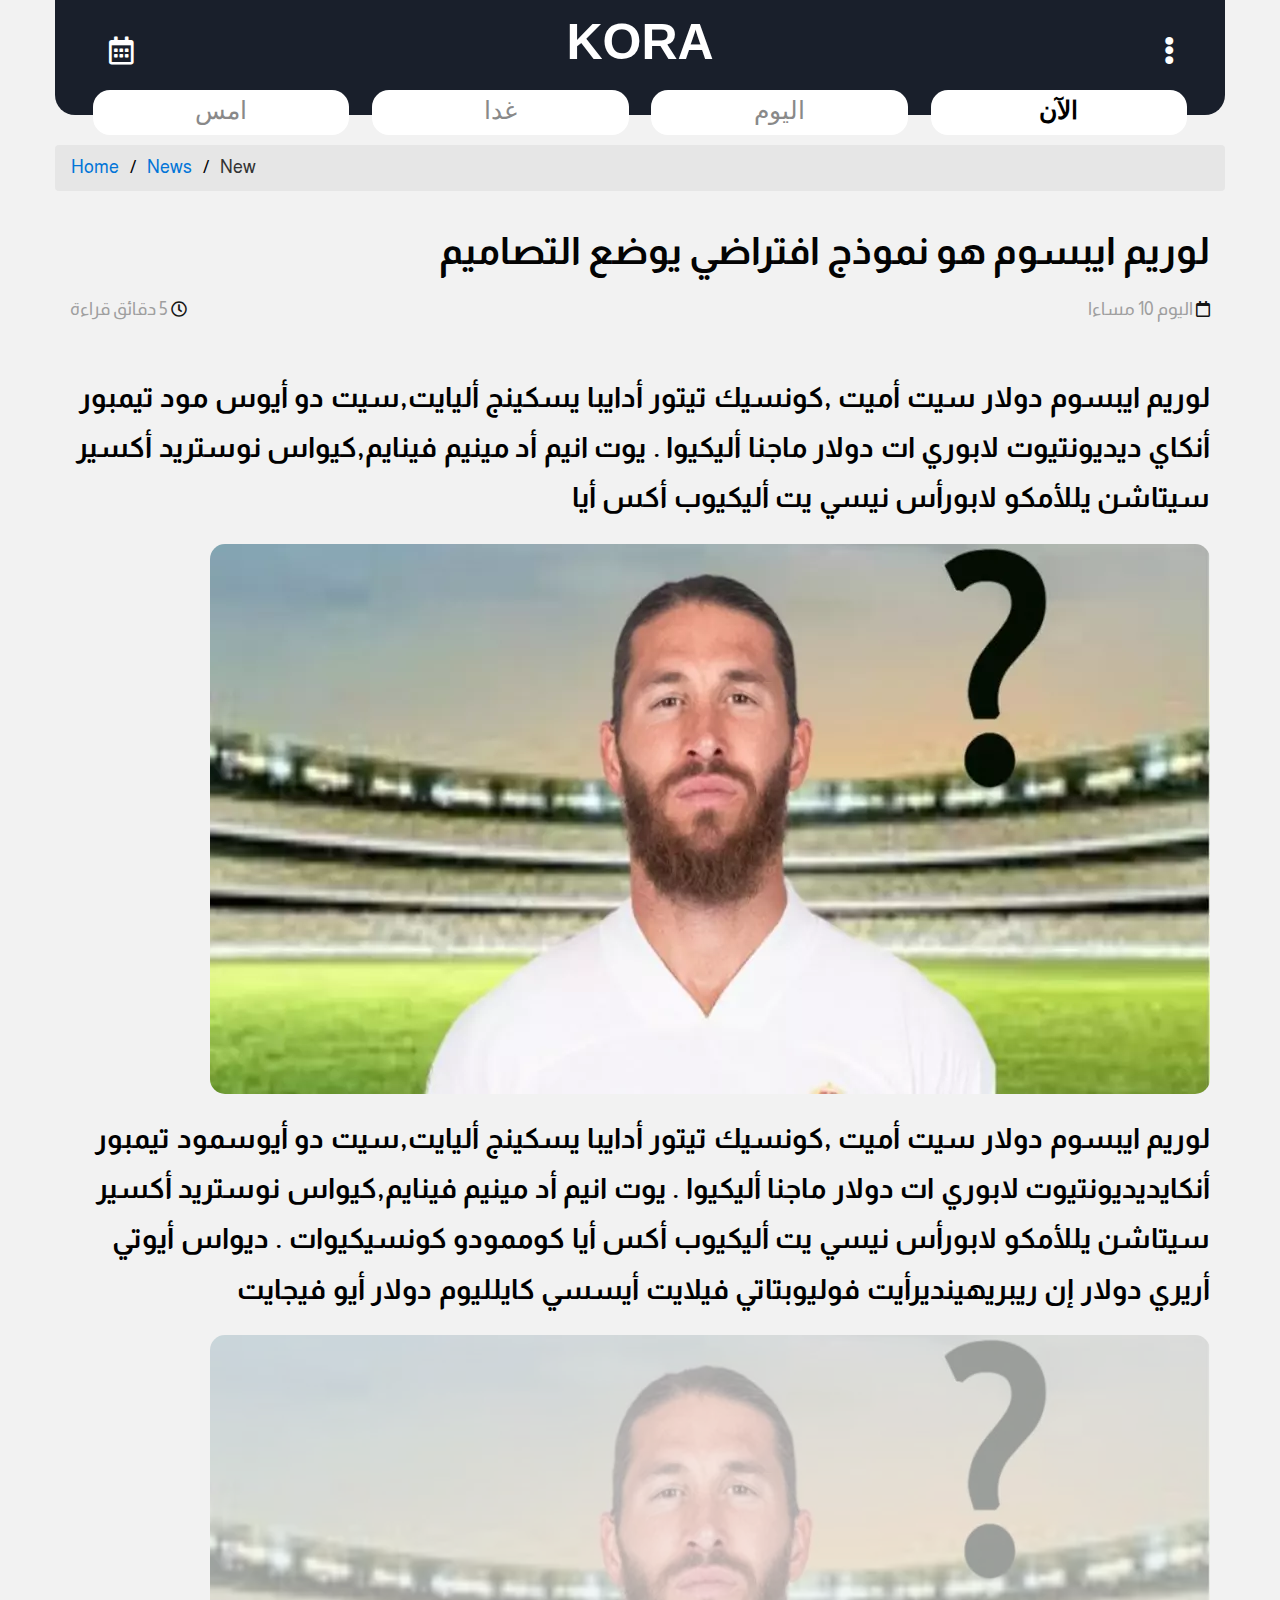
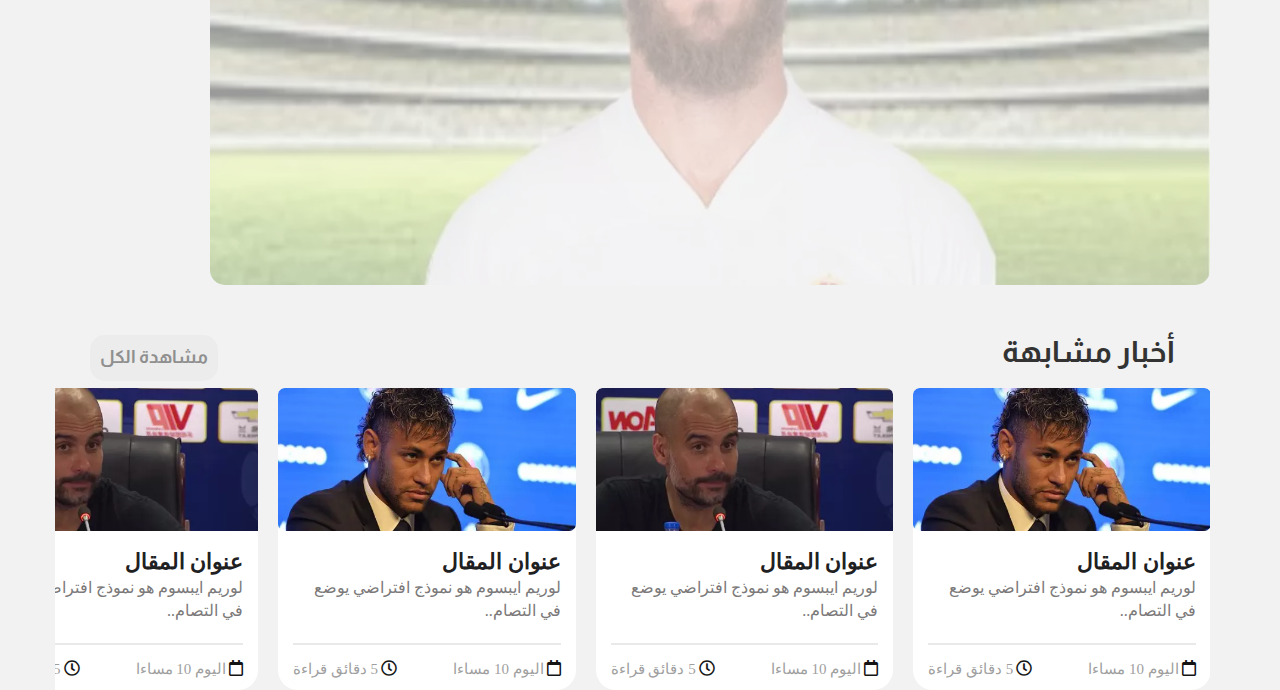
<file: news.html>
<!DOCTYPE html>
<html lang="ar" dir="rtl">
    <head>
        <meta charset="utf-8">
        <meta name="viewport" content="width=device-width, initial-scale=1.0">
        <title>Koora page</title>
        <link rel="stylesheet" href="css/all.min.css">
        <link rel="stylesheet" href="https://fonts.googleapis.com/css2?family=Almarai&display=swap">
        <link rel="stylesheet" href="https://fonts.googleapis.com/css2?family=Almarai:wght@400;700&display=swap">
        <link rel="stylesheet" href="https://cdnjs.cloudflare.com/ajax/libs/OwlCarousel2/2.3.4/assets/owl.carousel.min.css">
        <link rel="stylesheet" href="css/bootstrap-rtl.min.css">
        <link rel="stylesheet" href="css/bootstrap.css">
        <link rel="stylesheet" href="css/news.css">
    </head>
    <body>
        <!-- start header -->
        <section class="header">
            <div class="container special-container">
                    <h1 class="text-center">KORA</h1>
                    <div class="icon-left">
                        <i class="far fa-calendar-alt fa-2x fa-fw"></i>
                    </div>
                    <div class="icon-right">
                        <i class="fas fa-ellipsis-v fa-2x fa-fw"></i>
                    </div>
                    <div class="boxs">
                        <div class="box col-xs-3"> امس</div>
                        <div class="box col-xs-3">غدا</div>
                        <div class="box col-xs-3">اليوم</div>
                        <div class="box col-xs-3"><span class="active">الآن</span></div>
                    </div>
                    <div class="clearfix"></div>
            </div>
        </section>
        <!-- end header -->

        <!-- Start section news -->
        <section class="news">
            <div class="container">
                <div class="row  row-privet">

                    <ul class="breadcrumb" dir="ltr">
                        <li><a href="index.html">Home</a></li>
                        <li><a href="#">News</a></li>
                        <li>New</li>
                    </ul>
                    <div class="col-xs-12 col-md-12">
                        <h2>لوريم ايبسوم هو نموذج افتراضي يوضع  التصاميم</h2>
                        <div class="timing">
                            <div class="btnone">
                                <i class="far fa-calendar"></i>
                                <span> اليوم 10 مساءا </span>
                            </div>
                            <div class="btntwo">
                                <i class="far fa-clock"></i>
                                <span>  5 دقائق قراءة</span>
                            </div>
                        </div>
                        <div class="words">
                            <p class="lead">لوريم ايبسوم دولار سيت أميت ,كونسيك تيتور أدايبا يسكينج أليايت,سيت دو أيوس مود تيمبور أنكاي ديديونتيوت لابوري ات دولار  ماجنا أليكيوا . يوت انيم أد مينيم فينايم,كيواس نوستريد  أكسير سيتاشن يللأمكو لابورأس نيسي يت أليكيوب أكس أيا </p>
                            <img class="img-responsive" src="img/news/main-image.webp" alt="main-image">
                            <p class="lead">لوريم ايبسوم دولار سيت أميت ,كونسيك تيتور أدايبا يسكينج أليايت,سيت دو أيوسمود تيمبور أنكايديديونتيوت لابوري ات دولار ماجنا أليكيوا . يوت انيم أد مينيم فينايم,كيواس نوستريد أكسير سيتاشن يللأمكو لابورأس نيسي يت أليكيوب أكس أيا كوممودو كونسيكيوات . ديواس أيوتي أريري دولار إن ريبريهينديرأيت فوليوبتاتي فيلايت أيسسي كايلليوم دولار أيو فيجايت</p>
                            <img class="img-responsive opacity" src="img/news/main-image.webp" alt="main-image">
                        </div>
                    </div>

                </div>
            </div>
        </section>
        <!-- End section news -->

        <!-- start section article -->
        <section class="article">
            <div class="container">
                <div class="row">
                    <div class="head head-special">
                        <h2> أخبار  مشابهة </h2>
                        <button>مشاهدة الكل</button>
                    </div>

                    <div class="slider2 owl-carousel">
                        <div class="card">
                            <div class="img">
                                <img src="img/news/new1.webp" alt="img1">
                            </div>
                            <div class="content">
                                <div class="title">عنوان المقال</div>
                                <p>لوريم ايبسوم هو نموذج افتراضي يوضع في التصام..</p>
                                <hr>
                                <div class="btnone">
                                    <i class="far fa-calendar"></i>
                                    <span> اليوم 10 مساءا </span>
                                </div>
                                <div class="btntwo">
                                    <i class="far fa-clock"></i>
                                    <span>  5 دقائق قراءة</span>
                                </div>
                            </div>
                        </div>

                        <div class="card">
                            <div class="img">
                                <img src="img/news/new2.webp" alt="">
                            </div>
                            <div class="content">
                                <div class="title">عنوان المقال</div>
                                <p>لوريم ايبسوم هو نموذج افتراضي يوضع في التصام..</p>
                                <hr>
                                <div class="btnone">
                                    <i class="far fa-calendar"></i>
                                    <span> اليوم 10 مساءا </span>
                                </div>
                                <div class="btntwo">
                                    <i class="far fa-clock"></i>
                                    <span>  5 دقائق قراءة</span>
                                </div>
                            </div>
                        </div>

                        <div class="card">
                            <div class="img">
                                <img src="img/news/new1.webp" alt="img1">
                            </div>
                            <div class="content">
                                <div class="title">عنوان المقال</div>
                                <p>لوريم ايبسوم هو نموذج افتراضي يوضع في التصام..</p>
                                <hr>
                                <div class="btnone">
                                    <i class="far fa-calendar"></i>
                                    <span> اليوم 10 مساءا </span>
                                </div>
                                <div class="btntwo">
                                    <i class="far fa-clock"></i>
                                    <span>  5 دقائق قراءة</span>
                                </div>
                            </div>
                        </div>

                        <div class="card">
                            <div class="img">
                                <img src="img/news/new2.webp" alt="img2">
                            </div>
                            <div class="content">
                                <div class="title">عنوان المقال</div>
                                <p>لوريم ايبسوم هو نموذج افتراضي يوضع في التصام..</p>
                                <hr>
                                <div class="btnone">
                                    <i class="far fa-calendar"></i>
                                    <span> اليوم 10 مساءا </span>
                                </div>
                                <div class="btntwo">
                                    <i class="far fa-clock"></i>
                                    <span>  5 دقائق قراءة</span>
                                </div>
                            </div>
                        </div>

                        <div class="card">
                            <div class="img">
                                <img src="img/news/new1.webp" alt="">
                            </div>
                            <div class="content">
                                <div class="title">عنوان المقال</div>
                                <p>لوريم ايبسوم هو نموذج افتراضي يوضع في التصام..</p>
                                <hr>
                                <div class="btnone">
                                    <i class="far fa-calendar"></i>
                                    <span> اليوم 10 مساءا </span>
                                </div>
                                <div class="btntwo">
                                    <i class="far fa-clock"></i>
                                    <span>  5 دقائق قراءة</span>
                                </div>
                            </div>
                        </div>

                    </div>
                </div>
            </div>
        </section>
        <!-- End section artical -->


        <script src="https://code.jquery.com/jquery-3.5.1.js"></script>
        <script src="https://cdnjs.cloudflare.com/ajax/libs/OwlCarousel2/2.3.4/owl.carousel.min.js"></script>
        <script src="js/bootstrap.min.js"></script>
        <script>
            $(".slider2").owlCarousel({
        loop: true,
        rtl: true,
        // items: 1.4,
        nav:false,
        responsiveClass: true,
            responsive: {
                0: {
                    items: 1.4 ,
                    margin:15
                },
                600: {
                    items: 2.2 ,
                    margin:20
                },
                1000: {
                    items: 3.7 ,
                    margin:20
                }
            }
        });
        </script>
    </body>
</html>
</file>
<file: css/home.css>
body 
{
    background-color: #f2f2f2;
    font-family: Almarai ;
}
a {
    color: #000 !important;
    text-decoration: none !important;
}
/* start header */
.special-container {background-color: #191f2b;color: #FFF;border-radius: 0 0 20px 20px;}
.header{font-family: clear_sans, sans-serif;}
.header h1 {font-size:50px;font-weight: bold;margin: 0;margin-top: 15px;}
.icon-left {position:relative ;left:3%;cursor: pointer;}
.icon-left i {float: left;margin-top: -33px;} 
.icon-right {position:relative ;right:2%;}
.icon-right i {float: right;margin-top: -33px;cursor: pointer;} 
.box 
{
    font-size: 25px;
    line-height: 1.6;
    background-color:#FFF;
    border-radius: 17px;
    text-align: center;
    height: 45px;
    width: 22.5%;
    margin-left: 2%;
    top: 20px;
    color:#898989;
}
.box .active {font-weight: bold;color: #000;}
.clearfix {clear: both;}
/* end header */

/* start matches */
.row {margin-right:0;}
.head-special {margin-top: 50px !important;}
.head {margin-top: 30px;}
.head h2 {font-size: 36px;margin: 0;display: inline;margin-right:2%;}
button 
{
    float:left;
    color:#8F8F8F;
    background-color:#ECECEC;
    border:none;
    border-radius: 15px;
    font-size: 18px;
    padding: 10px;
    font-weight:bold;
    margin-left: 3%;
    outline: none;
} 
.owl-carousel {margin-top: 20px;}
.owl-carousel .owl-stage-outer {padding: 10px;}
.card {border-radius: 20px;background-color: #fff;}
.card-height {height: 120px;}
.card-border {border:1px solid #e71b26;}
.cont-img img {position: relative;width: 26% !important;}
.img-left img {float: left;left: 5%;}
.img-right img {float: right;right:4%;}
.img-rma img , .img-atm img {margin-top: 8%;}
.img-bar img {margin-top: 2%;} 
.img-che img {margin-top: 13%;}          
.img-arc img {margin-top: 2%;}

.abb {position: relative;font-weight: bold;font-family: tahoma;}
.abb-ram {left: 17%;top: 75%;}
.abb-bar {right: 49%;top:57%;}
.abb-che {left: 16%;top: 72%;}
.abb-arc {right: 49.5%;top:56%;}
.spacial-one {position: absolute;right:41%;display: inline-block;font-size:20px;font-weight: bold;top: 35%;}
.spacial-two {position: absolute;right:43%;display: inline-block;font-size:16px;top: 35%;}
.live {background-color:#e71b26;color:#FFF;border-radius: 20px;width: 40%;height: 22px;text-align: center;line-height: 1.6;font-size: 14px;right: 28%;position: relative;margin-top: -5%;}

@media (max-width:767px){
    .header h1 {font-size: 36px;} 
    .box {font-size: 18px;line-height: 2.4;font-weight: bold;}
    .head h2 {font-size: 20px;font-weight: bold;}
    button 
    {
        font-size: 14px;
        padding: 5px;
        line-height: 1.65;
    }
    .img-rma img {margin-top: 4%;}
    .img-bar img {margin-top: -1%;}
    .img-che img {margin-top: 10%;}
    .img-arc img {margin-top: -1%;}
}
@media only screen 
    and (device-width : 280px) 
    and (device-height : 653px) {
    .head h2 {font-size: 18px !important;}
}
@media only screen 
    and (device-width : 540px) 
    and (device-height : 720px) 
    and (-webkit-device-pixel-ratio :2)
    and (orientation : landscape) { 
        .img-che img { margin-top: 16%;}
        .img-rma img{margin-top: 10%;}
} 
/* End matches */

.slider{max-width: 1155px;display: flex;}
.slider .card {flex: 1;margin: 0 10px;background: #fff;}

/* start artical */
.slider .card .img{height: 200px;width: 100%;}
.article .slider .card .img img {height: 100%;width: 100%;object-fit: cover;border-radius:10px}
.article .slider .card {height: 400px;}
.article .slider .card .img {height: 262px}
.thumbnail {margin-bottom: 0;padding: 2px;}
.thumbnail img {border-radius: 3px;}
.article .card .content {padding: 15px;}
.slider .card .content {padding: 10px 20px;}
.card .content .title{font-size: 22px;font-weight: 600;color: #1e2022;font-family: clear_sans;}
.article .card .content p{color: #7b7979;font-size: 16px;font-weight: 500;font-family: clear_sans;}
.card .content hr {margin-bottom: 30px;border-top: 2px solid #e9e9e9;}
.card .content .btnone {float: right;margin-top: -16px;}
.card .content .btntwo {float: left;margin-top: -16px;}
.card .content .btnone span , .card .content .btntwo span {color:#9F9F9F;font-family: ClearSans;font-size: 15px;}
.card .content  i{color: #141414;font-size: 16px;}
@media (max-width:767px) {
    .card .content .btnone span, .card .content .btntwo span {font-size: 12px;font-weight: bold;}
}
/* end artical */

/* start league */
.img-format img {padding: 15%;}
/* End league */

/* start countries */
.slider3 .card {background-color: #FFF;border-radius: 20px;}
.slider3 .card .img span {position: absolute;font-size: 22px;right: 20%;top: 30%;}
.slider3 .card .img img {padding: 15%;width:50%;position: relative;right: 40%; }
@media (max-width:767px) {
    .slider3 .card {background-color: #FFF;border-radius: 10px;}
    .slider3 .card .img span { position: absolute;font-size: 14px;right: 17%;top: 26%;}
    .slider3 .card .img img {margin-right: 6%; }
}
/* end countries */

/* start clubs */
.slider4 {background-color: #FFF;border-radius: 0 20px 20px 0;}
.slider4 .img {width: 70%}
.reset-image {width: 60% !important}
@media (max-width:767px) {
    .slider4 {background-color: #FFF;border-radius: 0 10px 10px 0; }
}
@media (min-width:767px) {
    .slider4 .img {padding:5px;}
}

/* end clubs */
</file>
<file: css/club.css>
body 
{
    background-color: #f2f2f2;
    font-family: Almarai;
}
a {
    color: #000 !important;
    text-decoration: none !important;
}
.special-container {background-color: #191f2b;border-radius: 0 0 20px 20px;}
.header{font-family: clear_sans, sans-serif;}
.header h1 {font-size:50px;font-weight: bold;color: #FFF;margin: 0;margin-top: 15px;}
.icon-left {position:relative ;left:3%;cursor: pointer;}
.icon-left i {float: left;color: #FFF;margin-top: -33px;} 
.icon-right {position:relative ;right:2%;cursor: pointer;}
.icon-right i {float: right;color: #FFF;margin-top: -33px;} 
.box 
{
    font-size: 25px;
    line-height: 1.6;
    background-color:#FFF;
    border-radius: 17px;
    text-align: center;
    height: 45px;
    width: 22.5%;
    margin-left: 2%;
    top: 20px;
    color:#898989;
}
.box .active {font-weight: bold;color: #000;}
.clearfix {clear: both;}
/* end header */

.row {margin-right:0;}
.row-privet {margin-right: -15px;}
.head-special {margin-top: 50px !important;}
.head {margin-top: 30px;}
.head h2 {display: inline;margin-right:3%;font-weight: bold;}
button 
{
    float:left;
    color:#8F8F8F;
    background-color:#ECECEC;
    border:none;
    border-radius: 15px;
    font-size: 18px;
    padding: 10px;
    font-weight:bold;
    margin-left: 3%;
} 
.owl-carousel {margin-top: 20px;}
.card {border-radius: 20px;background-color: #fff;}
.card .box-title {height: 45px;text-align: center;background: #191f2b;color: #FFF;line-height: 2.5;font-size: 20px;font-family: Almarai;font-weight: bold;border-radius: 15px 15px 0 0;}
.card .box-separator {background: #f2f2f2;height: 10px;}

@media (max-width:767px){
    .header h1 
    {
        font-size: 36px;
    } 
    .box 
    {
        font-size: 18px;
        line-height: 2.4;
        font-weight: bold;
    }
    button 
    {
        font-size: 14px;
        padding: 5px;
        line-height: 1.65;
    }
}
/*  end header */

/* start league */
.img-format img {padding: 15%;}
/* End league */

/* starT matches */
.slider{
    display: flex;
}
.slider .card{
    flex: 1;
    background: #fff;
}
.match-container 
{
    padding-left: 12%;
    padding-right: 12%;
    height: 60px;
    text-align: center;
}
.match-container .club-right {float: right;}
.match-container .club-left {float: left;}
.match-container .spacial-span
{
    font-weight: 400;
    font-family: Almarai;
    font-size: 18px;
    line-height: 3;
}
.marginr {margin-right: 8%;}
.match-container .club-right img {width:24px;height:26px;float: left;margin-left: -15%;margin-top: 14px;}
.match-container .club-left img {width:24px;height:26px;float: right;margin-right:-12%;margin-top: 14px;}
.time-match {font-size: 20px;display: inline-block;line-height: 1.1;font-weight: 400;margin-top: 12px;}
.score-match {display: inline-block;font-size: 20px;line-height: 2.8;font-weight: bold;}

@media (max-width:767px){
    .time-match 
    {
        font-size: 16px;
    }
    .spacial-row 
    {
        margin: 0!important;
    }
}
@media only screen 
    and (max-width : 250px)  {
    .match-container 
    {
        padding-left:0%;
        padding-right:3%;
    }
    .match-container .spacial-span
    {
        font-size: 15px;
        line-height: 4;
    }
    .time-match
    {
        font-size: 12px;
    }
    .players .img span {
        font-size: 10px !important;
    }
    .slider3 {
        margin-top: 45px !important;
    }
}
@media only screen 
    and (min-width : 300px) and  (max-width : 325px) {
    .match-container 
    {
        padding-left:3%;
        padding-right:3%;
    }
    .match-container .spacial-span
    {
        font-size: 18px;
        line-height: 3;
    }
}
@media only screen 
    and (min-width : 200px) and  (max-width : 230px) {
    .match-container .spacial-span
    {
        font-size: 14px;
        line-height: 4;
    }
}
@media only screen 
    and (min-width : 250px) and  (max-width : 300px) {
    .match-container 
    {
        padding-left:3%;
        padding-right:3%;
    }
    .match-container .spacial-span
    {
        font-size: 14px;
        line-height: 4;
    }
}
@media only screen 
    and (device-width : 320px) 
    and (device-height : 568px) {

    .match-container 
    {
        padding-left:6%;
        padding-right:6%;
    }
    .match-container .spacial-span
    {
        font-size: 18px;
        line-height: 3;
    }
}
@media only screen 
    and (device-width : 360px) 
    and (device-height : 640px) {
    .match-container 
    {
        padding-left:10%;
        padding-right:10%;
    }
    .match-container .spacial-span
    {
        font-size: 18px;
        line-height: 3;
    }
}
@media only screen 
    and (device-width : 540px) 
    and (device-height : 720px) {
    .match-container 
    {
        padding-left:20%;
        padding-right:20%;
    }
}
@media only screen 
    and (device-width : 250px) 
    and (device-height : 626px) {
    .match-container 
    {
        padding-left:3%;
        padding-right:3%;
    }
    .match-container .spacial-span {
        font-size: 14px;
        line-height: 4;
    }
}
/* end matches */

/* start players */
.players .card {
    border-radius: 20px;
}
.players .img img 
{
    padding: 15% 15% 5% 15%;
}
.players .img div 
{
    font-family: Almarai;
    font-size: 22px;
    font-weight: 400;
    text-align: center;
}
@media (max-width: 767px){
    .head h2 {
        font-size: 20px;
    }
    .spical-h {
        margin-right: 6% !important;
    }
    .players .card {
        border-radius: 10px;
    }
    .players .img div 
    {
        font-family: Almarai;
        font-size: 12px;
        font-weight: bold;
        text-align: center;
    }
    .players .img img 
    {
        padding: 15% 10% 5% 10%;
    }
}
@media only screen 
    and (device-width : 280px) 
    and (device-height : 653px) {
    .head h2 {font-size: 18px !important;}
}
@media only screen 
    and (device-width : 768px) 
    and (device-height : 1024px) {
        
    .players .img span {
        margin-right: 18%;
    }
}
@media only screen 
    and (device-width : 540px) 
    and (device-height : 720px) {
        
    .players .img span {
        margin-right: 26%;
    }
}
@media only screen 
    and (device-width : 280px) 
    and (device-height : 653px) {
        
    .players .img span {
        margin-right: 28% !important;
    }
}
/* end players */

/* Start secrion order */
.order {font-family: Almarai}
.order-padding {padding-left: 0px;}
.widget 
{
    background-color: #fff;
    border: 1px solid #dddfe2;
    box-shadow: 0 2px 4px 0 rgb(0 54 87 / 14%);
    margin-bottom: 15px;
    margin-top: 20px;
}
.widget_title 
{
    background-color:#191f2b;     /* #d63031*/
    text-shadow: 1px 1px 0 #191f2b; 
    text-align: center;
    color: #fff;
    height: 35px;
    padding: 6px;
    font-weight: bold;
    font-size: 18px;
}
.table_data 
{
    padding: 10px;
    background-color: #f7f7f7;
    direction: rtl;
    text-align: right;
}
.table_data .table 
{
    background-color: #fff;
    border: 1px solid #dddfe2;
    box-shadow: 0 2px 4px 0 rgb(0 54 87 / 14%);
    margin-bottom: 0;
}
.table_data th 
{
    text-align: right;
    color: #000;
}
.table_data .name 
{
    font-weight: bold;
    font-size: 16px;
}
.red 
{
    color: red;
}
.green 
{color: #0ccf0c;
}
.orange 
{
    color: #ecc700;
}
.table_data td 
{
    font-size: 16px;
}
.unique {background: #EEE;}

@media screen and (max-width: 767px){
    div[class^=col], div[class*=' col'] {
        padding: 0 5px!important;
        }
}
@media screen and (max-width: 440px){
    .table_data th {
    padding: 5px 0!important;
    font-size: 14px;
    text-align: center!important;
    }
}
@media screen and (max-width: 440px){
    .table_data td {
    padding: 5px 0!important;
    text-align: center!important;
    }
}
/* End secrion order */

/* start artical */
.slider .card .img
{
    height: 200px;
    width: 100%;
}
.article .slider .card .img img{
    height: 100%;
    width: 100%;
    object-fit: cover;
    border-radius:10px ;
}
.article .slider .card 
{
    height: 400px;
}
.article .slider .card .img 
{
    height: 262px
}
.article .card .content{
    padding: 15px;
}
.slider .card .content{
    padding: 10px 20px;
}
.card .content .title{
    font-size: 22px;
    font-weight: 600;
    color: #1e2022;
    font-family: clear_sans;
}
.article .card .content p{
    color: #7b7979;
    font-size: 16px;
    font-weight: 500;
    font-family: clear_sans;
}
.card .content hr {
margin-bottom: 30px;
border-top: 2px solid #e9e9e9;
}
.card .content .btnone 
{
    float: right;
    margin-top: -16px;
}
.card .content .btntwo 
{
    float: left;
    margin-top: -16px;
}
.card .content .btnone span ,
.card .content .btntwo span
{
    color:#9F9F9F;
    font-family: ClearSans;
    font-size: 15px;
}
.card .content  i
{
    color: #141414;
    font-size: 16px;
}
@media (max-width:767px) {
    .card .content .btnone span, .card .content .btntwo span {
        font-size: 12px;
        font-weight: bold;
    }
}
/* end artical */
</file>
<file: css/news.css>
body 
{
    background-color: #f2f2f2;
    font-family: Almarai;
}
/*  start header */
.special-container {background-color: #191f2b;border-radius: 0 0 20px 20px;}
.header{font-family: clear_sans, sans-serif;}
.header h1 {font-size:50px;font-weight: bold;color: #FFF;margin: 0;margin-top: 15px;}
.icon-left {position:relative ;left:3%;cursor: pointer;}
.icon-left i {float: left;color: #FFF;margin-top: -33px;} 
.icon-right {position:relative ;right:2%;cursor: pointer;}
.icon-right i {float: right;color: #FFF;margin-top: -33px;} 
.box 
{
    font-size: 25px;
    line-height: 1.6;
    background-color:#FFF;
    border-radius: 17px;
    text-align: center;
    height: 45px;
    width: 22.5%;
    margin-left: 2%;
    top: 20px;
    color:#898989;
}
.box .active {font-weight: bold;color: #000;}
.clearfix {clear: both;}
/* end header */
.row {margin-right:0;}
.row-privet {margin-right: -15px;}
.head-special {margin-top: 50px !important;}
.head {margin-top: 30px;}
.head h2 {display: inline;margin-right:3%;font-weight: bold;}
button 
{
    float:left;
    color:#8F8F8F;
    background-color:#ECECEC;
    border:none;
    border-radius: 15px;
    font-size: 18px;
    padding: 10px;
    font-weight:bold;
    margin-left: 3%;
} 
.owl-carousel {margin-top: 20px;}
.card {border-radius: 20px;background-color: #fff;}
@media (max-width:767px){
    .header h1 
    {
        font-size: 36px;
    } 
    .box 
    {
        font-size: 18px;
        line-height: 2.4;
        font-weight: bold;
    }
    button 
    {
        font-size: 14px;
        padding: 5px;
        line-height: 1.65;
    }
}
/*  end header */

/* Start section news */
ul.breadcrumb {
    padding: 10px 16px;
    list-style: none;
    background-color: #e6e6e6;;
}
ul.breadcrumb li {
    display: inline;
    font-size: 18px;
}
ul.breadcrumb li+li:before {
    padding: 8px;
    color: black;
    content: "/\00a0";
}
ul.breadcrumb li a {
    color: #0275d8;
    text-decoration: none;
}
ul.breadcrumb li a:hover {
    color: #01447e;
    text-decoration: underline;
}
.news {
    margin-top: 30px;
}
.news h2 {
    font-size: 38px;
    font-weight: 400;
    font-weight: bold;
    color: #030303;
}
.timing {
    margin-top: 40px;
}
.timing .btnone 
{
    float: right;
    margin-top: -16px;
}
.timing .btntwo 
{
    float: left;
    margin-top: -16px;
}
.timing .btnone span ,
.timing .btntwo span
{
    color:#9F9F9F;
    font-size: 18px;
}
.timing  i
{
    color: #141414;
    font-size: 16px;
}
.words {
    margin-top: 100px;
}
.words p 
{
    margin-top: 20px;
    font-weight: bold;
    line-height: 1.8;
    word-spacing: 1.5px;
    color: #000;
}
.words .lead 
{
    font-size: 28px;
}
.words .opacity 
{
    opacity: 0.36;
}
.words img 
{
    border-radius: 15px;
}
@media (max-width:767px) {
    .news h2 {
        font-size: 32px;
    }
    .article h2 {
        font-size: 20px;
    }
    .timing .btnone span, .timing .btntwo span {
        font-size: 12px;
        font-weight: bold;
    }
    .words {
        margin-top: 70px;
    }
    .words .lead 
    {
        font-size: 18px;
    }
}
/* End section news */

/* start artical */
.slider .card .img
{
    height: 200px;
    width: 100%;
}
.article .slider .card .img img{
    height: 100%;
    width: 100%;
    object-fit: cover;
    border-radius:10px ;
}
.article .slider .card 
{
    height: 400px;
}
.article .slider .card .img 
{
    height: 262px
}
.article .card .content{
    padding: 15px;
}
.slider .card .content{
    padding: 10px 20px;
}
.card .content .title{
    font-size: 22px;
    font-weight: 600;
    color: #1e2022;
    font-family: clear_sans;
}
.article .card .content p {
    color: #7b7979;
    font-size: 16px;
    font-weight: 500;
    font-family: clear_sans;
}
.card .content hr {
margin-bottom: 30px;
border-top: 2px solid #e9e9e9;
}
.card .content .btnone 
{
    float: right;
    margin-top: -16px;
}
.card .content .btntwo 
{
    float: left;
    margin-top: -16px;
}
.card .content .btnone span ,
.card .content .btntwo span
{
    color:#9F9F9F;
    font-family: ClearSans;
    font-size: 15px;
}
.card .content  i
{
    color: #141414;
    font-size: 16px;
}
@media (max-width:767px) {
    .card .content .btnone span, .card .content .btntwo span {
        font-size: 12px;
        font-weight: bold;
    }
}
/* end artical */
</file>
